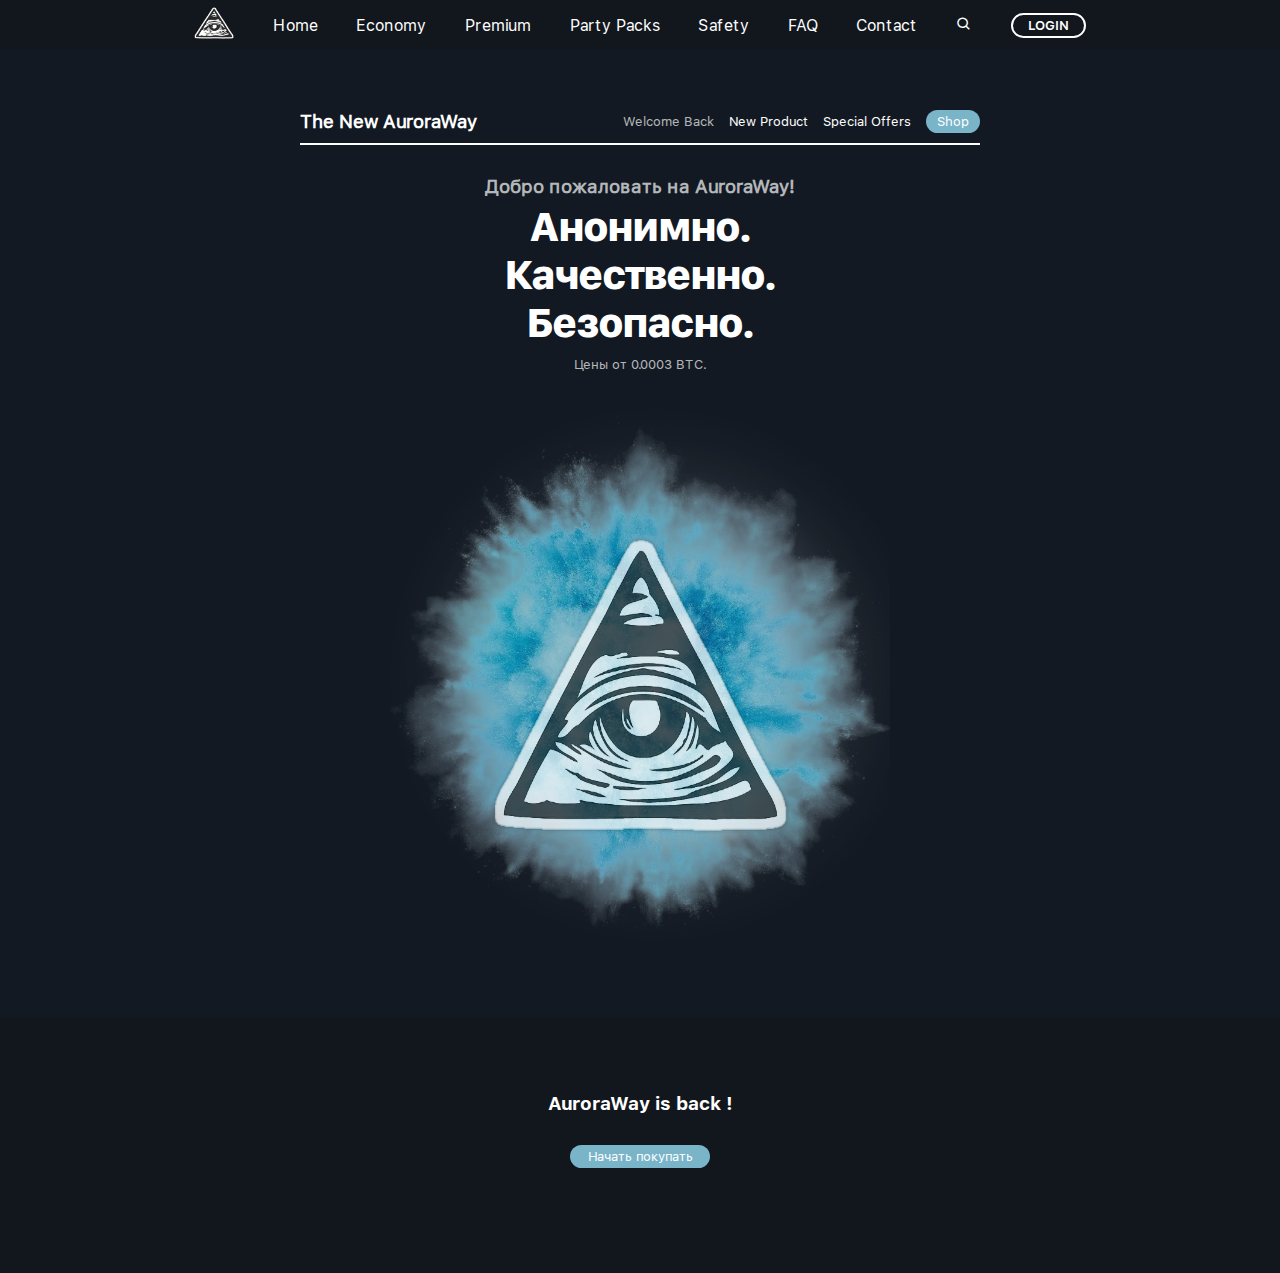
<file: index.html>
<!DOCTYPE html>
<html lang="en">
<head>
    <meta charset="UTF-8">
    <meta name="description" content="The New AuroraWay">
    <meta name="author" content="Kilian Peyron">
    <meta http-equiv="X-UA-Compatible" content="IE=edge">
    <meta name="viewport" content="width=device-width, initial-scale=1.0">
    <title>AuroraWay</title>
    <link rel="stylesheet" href="assets/style.css">
    <link rel="stylesheet" href="assets/responsive.css">
    <link href='https://unpkg.com/boxicons@2.0.7/css/boxicons.min.css' rel='stylesheet'>
</head>
<body>
    <div class="AuroraWayNav" id="AuroraWayNav">
        <a href="index.html"><div class="AuroraWayNavLogo"><img src="assets/logo.png" alt="AuroraWay"></div></a>
        <a href="index.html" class="AuroraWayNavItem">Home</a>
        <a href="economy.html" class="AuroraWayNavItem">Economy</a>
        <a href="premium.html" class="AuroraWayNavItem">Premium</a>
        <a href="party-packs.html" class="AuroraWayNavItem">Party Packs</a>
        <a href="safety.html" class="AuroraWayNavItem">Safety</a>
        <a href="faq.html" class="AuroraWayNavItem">FAQ</a>
        <a href="contact.html" class="AuroraWayNavItem">Contact</a>
        <a href="" class="AuroraWayNavItem"><i class='bx bx-search AuroraWayNavItem'></i></a>
        <a href="login.html" class="AuroraWayLoginBtn AuroraWayNavItem">Login</a>
        <a href="javascript:void(0);" class="hambIcon"><i class='bx bx-menu'></i></a>
    </div>
    <div class="AuroraWayRespMenu">
        <ul>
            <a href="index.html" class="AuroraWayNavItem">Home</a>
            <a href="economy.html" class="AuroraWayNavItem">Economy</a>
            <a href="premium.html" class="AuroraWayNavItem">Premium</a>
            <a href="party-packs.html" class="AuroraWayNavItem">Party Packs</a>
            <a href="safety.html" class="AuroraWayNavItem">Safety</a>
            <a href="faq.html" class="AuroraWayNavItem">FAQ</a>
            <a href="contact.html" class="AuroraWayNavItem">Contact</a>
            <a href="" class="AuroraWayNavItem"><i class='bx bx-search AuroraWayNavItem'></i></a>
            <a href="login.html" class="AuroraWayLoginBtn AuroraWayNavItem">Login</a>
         </ul>
    </div>
    <div class="AuroraWayMain">
        <div class="AuroraWayTitleBar">
            <h3>The New AuroraWay</h3>
            <span class="AuroraWayTBWB">Welcome Back</span>
            <span class="AuroraWayTBText">New Product</span>
            <span class="AuroraWayTBText">Special Offers</span>
            <a href="shop.html" class="AuroraWayTBBtn">Shop</a>
        </div>
        <div class="AuroraWayHome">
            <h3>Добро пожаловать на AuroraWay!</h3>
            <h1 class="AuroraWayHomeH1">Анонимно.</h1>
            <h1 class="AuroraWayHomeH1">Качественно.</h1>
            <h1 class="AuroraWayHomeH1">Безопасно.</h1>
            <p class="AuroraWayHomeP">Цены от 0.0003 BTC.</p>
            <div class="imgBg">
                <img class="pre_imgBg" src="assets/img/pre_imgBg.png" alt="">
                <img class="_imgBg" src="assets/img/imgBg.png" alt="">
            </div>
        </div>
    </div>
    <div class="AuroraWayNew">
        <h3>AuroraWay is back !</h3>
        <a href="shop.html" class="AuroraWayTBBtn AuroraWayNewBtn">Начать покупать</a>
    </div>
    <script>
        const hamburger = document.querySelector(".hambIcon");
        const navMenu = document.querySelector(".AuroraWayRespMenu");
        hamburger.addEventListener("click", respMenu);
        function respMenu() {
          hamburger.classList.toggle("responsive");
          navMenu.classList.toggle("responsive");
        }
    </script>
</body>
</html>

<!-- Chatra {literal} -->
<script>
    (function(d, w, c) {
        w.ChatraID = '47LCjaCdunFMbrvr3';
        var s = d.createElement('script');
        w[c] = w[c] || function() {
            (w[c].q = w[c].q || []).push(arguments);
        };
        s.async = true;
        s.src = 'https://call.chatra.io/chatra.js';
        if (d.head) d.head.appendChild(s);
    })(document, window, 'Chatra');
</script>
<!-- /Chatra {/literal} -->
</file>
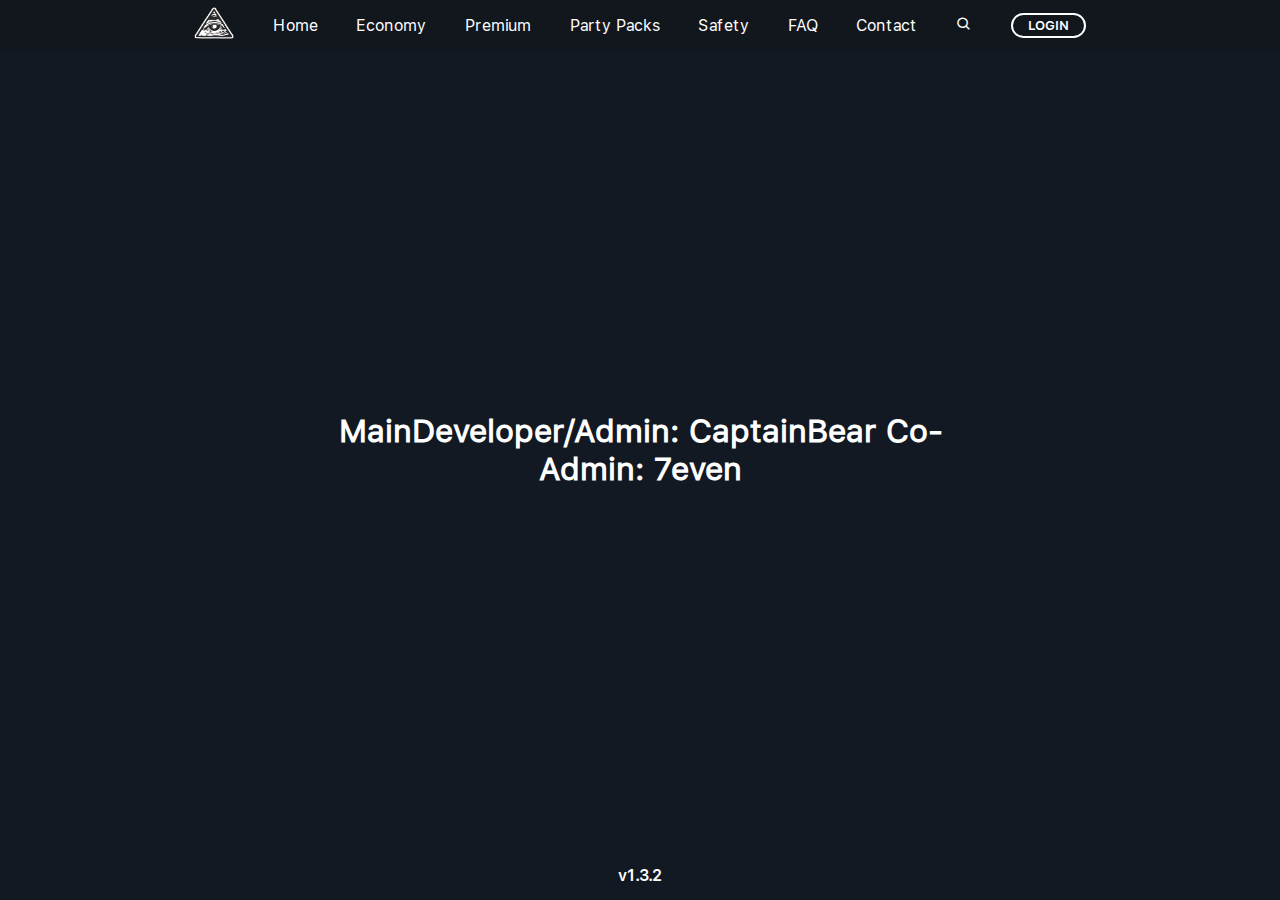
<file: contact.html>
<!DOCTYPE html>
<html lang="en">
<head>
    <meta charset="UTF-8">
    <meta name="description" content="The New AuroraWay">
    <meta name="author" content="Kilian Peyron">
    <meta http-equiv="X-UA-Compatible" content="IE=edge">
    <meta name="viewport" content="width=device-width, initial-scale=1.0">
    <title>AuroraWay 2.0</title>
    <link rel="stylesheet" href="assets/style.css">
    <link rel="stylesheet" href="assets/responsive.css">
    <link href='https://unpkg.com/boxicons@2.0.7/css/boxicons.min.css' rel='stylesheet'>
</head>
<body>
    <div class="AuroraWayNav" id="AuroraWayNav">
        <a href="index.html"><div class="AuroraWayNavLogo"><img src="assets/logo.png" alt="AuroraWay"></div></a>
        <a href="index.html" class="AuroraWayNavItem">Home</a>
        <a href="economy.html" class="AuroraWayNavItem">Economy</a>
        <a href="premium.html" class="AuroraWayNavItem">Premium</a>
        <a href="party-packs.html" class="AuroraWayNavItem">Party Packs</a>
        <a href="safety.html" class="AuroraWayNavItem">Safety</a>
        <a href="faq.html" class="AuroraWayNavItem">FAQ</a>
        <a href="contact.html" class="AuroraWayNavItem">Contact</a>
        <a href="" class="AuroraWayNavItem"><i class='bx bx-search AuroraWayNavItem'></i></a>
        <a href="login.html" class="AuroraWayLoginBtn AuroraWayNavItem">Login</a>
        <a href="javascript:void(0);" class="hambIcon"><i class='bx bx-menu'></i></a>
    </div>
    <div class="AuroraWayRespMenu">
        <ul>
            <a href="index.html" class="AuroraWayNavItem">Home</a>
            <a href="economy.html" class="AuroraWayNavItem">Economy</a>
            <a href="premium.html" class="AuroraWayNavItem">Premium</a>
            <a href="party-packs.html" class="AuroraWayNavItem">Party Packs</a>
            <a href="safety.html" class="AuroraWayNavItem">Safety</a>
            <a href="faq.html" class="AuroraWayNavItem">FAQ</a>
            <a href="contact.html" class="AuroraWayNavItem">Contact</a>
            <a href="" class="AuroraWayNavItem"><i class='bx bx-search AuroraWayNavItem'></i></a>
            <a href="login.html" class="AuroraWayLoginBtn AuroraWayNavItem">Login</a>
         </ul>
    </div>
    <div class="AuroraWayMain">
        <h1 class="AuroraWayMainInDev">MainDeveloper/Admin: CaptainBear Co-Admin: 7even
        </h1>
        <p class="AuroraWayVersion">v1.3.2</p>
    </div>
    <script>
        const hamburger = document.querySelector(".hambIcon");
        const navMenu = document.querySelector(".AuroraWayRespMenu");
        hamburger.addEventListener("click", respMenu);
        function respMenu() {
          hamburger.classList.toggle("responsive");
          navMenu.classList.toggle("responsive");
        }
    </script>
</body>
</html>
</file>
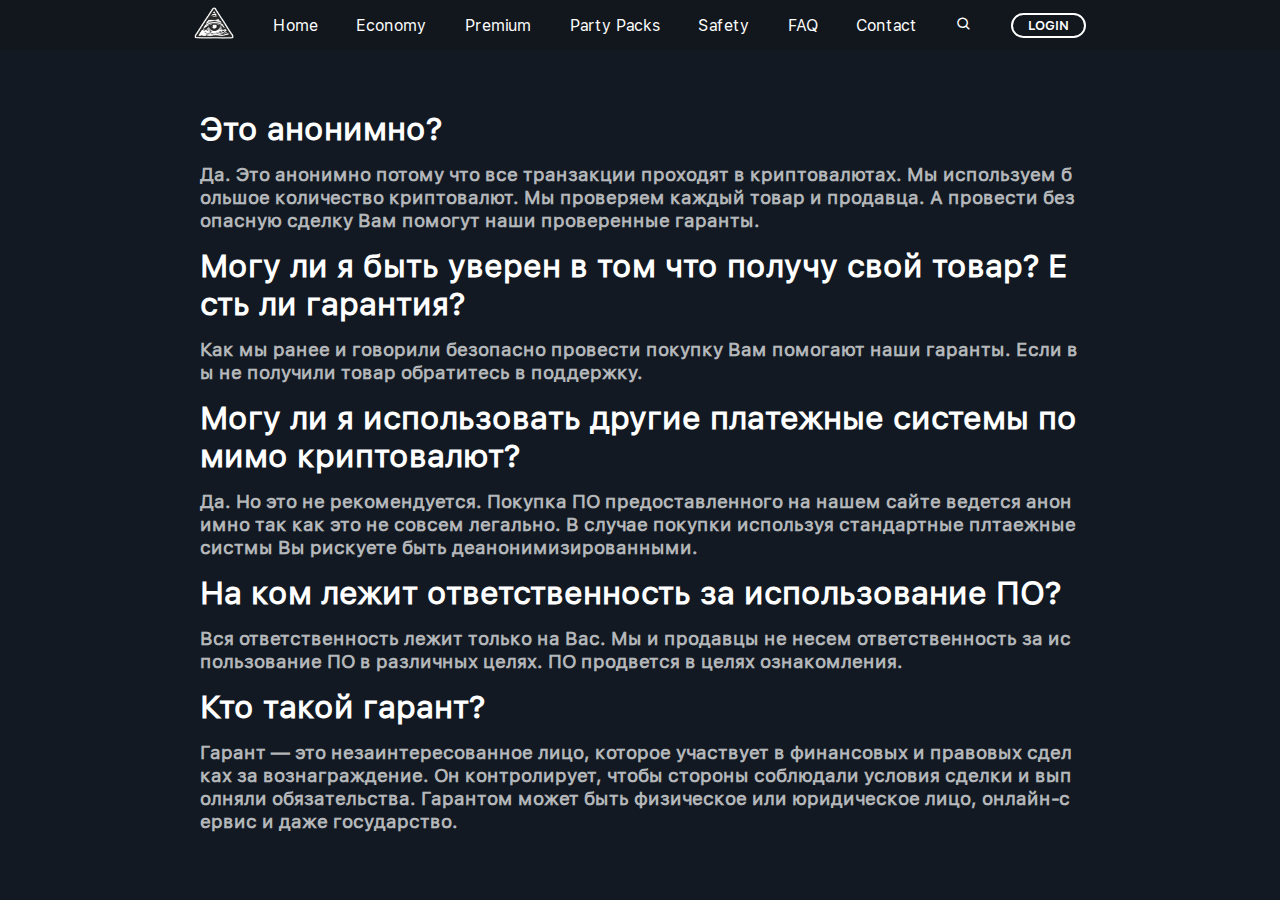
<file: faq.html>
<!DOCTYPE html>
<html lang="en">
<head>
    <meta charset="UTF-8">
    <meta name="description" content="The New AuroraWay">
    <meta name="author" content="CaptainBear">
    <meta http-equiv="X-UA-Compatible" content="IE=edge">
    <meta name="viewport" content="width=device-width, initial-scale=1.0">
    <title>AuroraWay 2.0</title>
    <link rel="stylesheet" href="assets/style.css">
    <link rel="stylesheet" href="assets/responsive.css">
    <link href='https://unpkg.com/boxicons@2.0.7/css/boxicons.min.css' rel='stylesheet'>
</head>
<body>
<div class="AuroraWayNav" id="AuroraWayNav">
        <a href="index.html"><div class="AuroraWayNavLogo"><img src="assets/logo.png" alt="AuroraWay"></div></a>
        <a href="index.html" class="AuroraWayNavItem">Home</a>
        <a href="economy.html" class="AuroraWayNavItem">Economy</a>
        <a href="premium.html" class="AuroraWayNavItem">Premium</a>
        <a href="party-packs.html" class="AuroraWayNavItem">Party Packs</a>
        <a href="safety.html" class="AuroraWayNavItem">Safety</a>
        <a href="faq.html" class="AuroraWayNavItem">FAQ</a>
        <a href="contact.html" class="AuroraWayNavItem">Contact</a>
        <a href="" class="AuroraWayNavItem"><i class='bx bx-search AuroraWayNavItem'></i></a>
        <a href="login.html" class="AuroraWayLoginBtn AuroraWayNavItem">Login</a>
        <a href="javascript:void(0);" class="hambIcon"><i class='bx bx-menu'></i></a>
    </div>
    <div class="AuroraWayRespMenu">
        <ul>
            <a href="index.html" class="AuroraWayNavItem">Home</a>
            <a href="economy.html" class="AuroraWayNavItem">Economy</a>
            <a href="premium.html" class="AuroraWayNavItem">Premium</a>
            <a href="party-packs.html" class="AuroraWayNavItem">Party Packs</a>
            <a href="safety.html" class="AuroraWayNavItem">Safety</a>
            <a href="faq.html" class="AuroraWayNavItem">FAQ</a>
            <a href="contact.html" class="AuroraWayNavItem">Contact</a>
            <a href="" class="AuroraWayNavItem"><i class='bx bx-search AuroraWayNavItem'></i></a>
            <a href="login.html" class="AuroraWayLoginBtn AuroraWayNavItem">Login</a>
         </ul>
    </div>
    <div class="AuroraWayFaq">
        <h1 class="AuroraWayFaqQuestion">Это анонимно?</h1>
        <h3 class="AuroraWayFaqResponse">
            Да. Это анонимно потому что все транзакции проходят в криптовалютах. Мы используем большое количество криптовалют. Мы проверяем каждый товар и продавца. А провести безопасную сделку Вам помогут наши проверенные гаранты.
        </h3>
        <h1 class="AuroraWayFaqQuestion">Могу ли я быть уверен в том что получу свой товар? Есть ли гарантия?</h1>
        <h3 class="AuroraWayFaqResponse">
            Как мы ранее и говорили безопасно провести покупку Вам помогают наши гаранты. Если вы не получили товар обратитесь в поддержку.
        </h3>
        <h1 class="AuroraWayFaqQuestion">Могу ли я использовать другие платежные системы помимо криптовалют?</h1>
        <h3 class="AuroraWayFaqResponse">
            Да. Но это не рекомендуется. Покупка ПО предоставленного на нашем сайте ведется анонимно так как это не совсем легально. В случае покупки используя стандартные плтаежные систмы Вы рискуете быть деанонимизированными.
        </h3>
        <h1 class="AuroraWayFaqQuestion">На ком лежит ответственность за использование ПО?</h1>
        <h3 class="AuroraWayFaqResponse">
            Вся ответственность лежит только на Вас. Мы и продавцы не несем ответственность за использование ПО в различных целях. ПО продвется в целях ознакомления.
        </h3>
        <h1 class="AuroraWayFaqQuestion">Кто такой гарант?</h1>
        <h3 class="AuroraWayFaqResponse">Гарант — это незаинтересованное лицо, которое участвует в финансовых и правовых сделках за вознаграждение. Он контролирует, чтобы стороны соблюдали условия сделки и выполняли обязательства. Гарантом может быть физическое или юридическое лицо, онлайн-сервис и даже государство.</h3>
    </div>
    <script>
        const hamburger = document.querySelector(".hambIcon");
        const navMenu = document.querySelector(".AuroraWayRespMenu");
        hamburger.addEventListener("click", respMenu);
        function respMenu() {
          hamburger.classList.toggle("responsive");
          navMenu.classList.toggle("responsive");
        }
    </script>
</body>
</html>
</file>
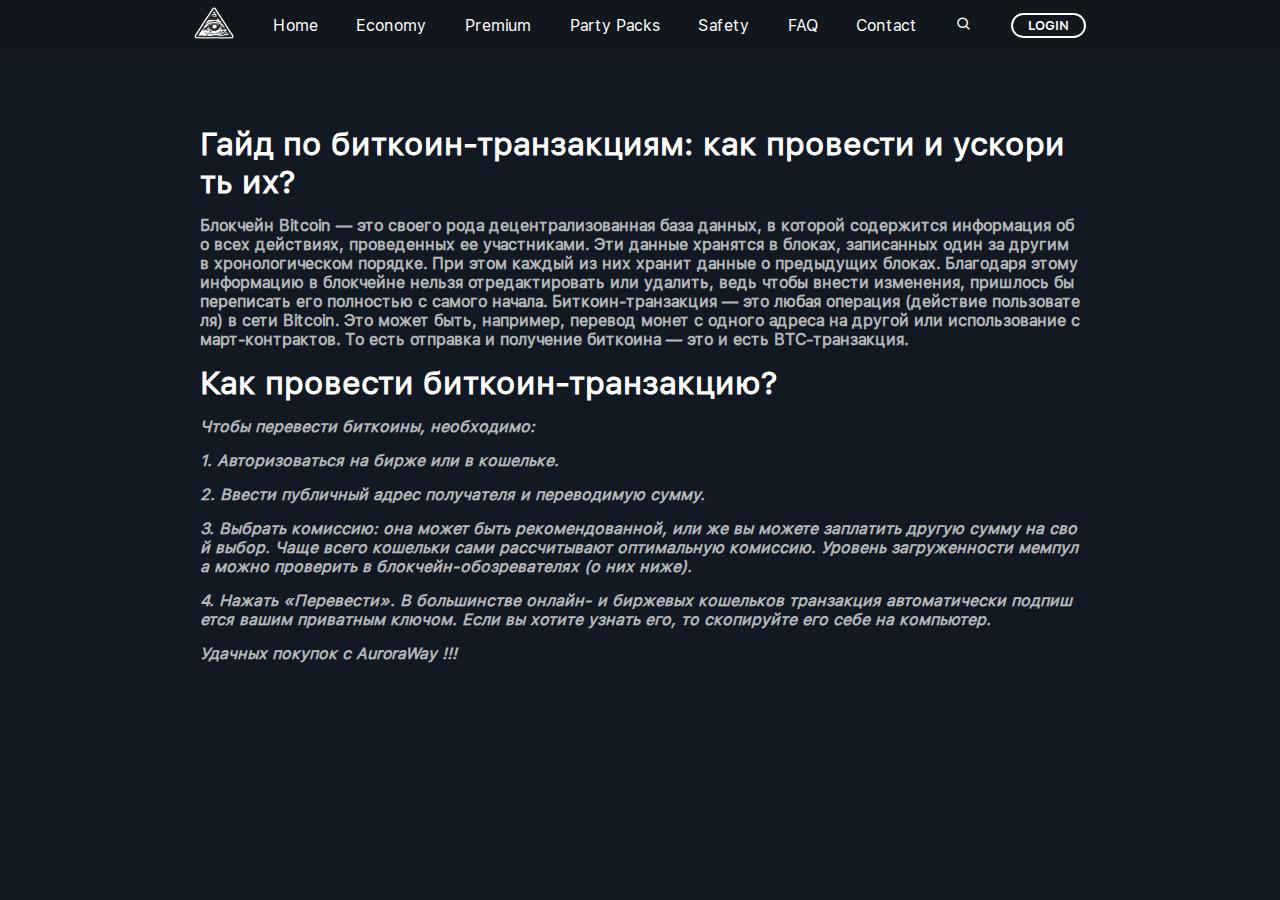
<file: safety.html>
<!DOCTYPE html>
<html lang="en">
<head>
    <meta charset="UTF-8">
    <meta name="description" content="The New AuroraWay">
    <meta name="author" content="Kilian Peyron">
    <meta http-equiv="X-UA-Compatible" content="IE=edge">
    <meta name="viewport" content="width=device-width, initial-scale=1.0">
    <title>AuroraWay 2.0</title>
    <link rel="stylesheet" href="assets/style.css">
    <link rel="stylesheet" href="assets/responsive.css">
    <link href='https://unpkg.com/boxicons@2.0.7/css/boxicons.min.css' rel='stylesheet'>
</head>
<body>
<div class="AuroraWayNav" id="AuroraWayNav">
        <a href="index.html"><div class="AuroraWayNavLogo"><img src="assets/logo.png" alt="AuroraWay"></div></a>
        <a href="index.html" class="AuroraWayNavItem">Home</a>
        <a href="economy.html" class="AuroraWayNavItem">Economy</a>
        <a href="premium.html" class="AuroraWayNavItem">Premium</a>
        <a href="party-packs.html" class="AuroraWayNavItem">Party Packs</a>
        <a href="safety.html" class="AuroraWayNavItem">Safety</a>
        <a href="faq.html" class="AuroraWayNavItem">FAQ</a>
        <a href="contact.html" class="AuroraWayNavItem">Contact</a>
        <a href="" class="AuroraWayNavItem"><i class='bx bx-search AuroraWayNavItem'></i></a>
        <a href="login.html" class="AuroraWayLoginBtn AuroraWayNavItem">Login</a>
        <a href="javascript:void(0);" class="hambIcon"><i class='bx bx-menu'></i></a>
    </div>
    <div class="AuroraWayRespMenu">
        <ul>
            <a href="index.html" class="AuroraWayNavItem">Home</a>
            <a href="economy.html" class="AuroraWayNavItem">Economy</a>
            <a href="premium.html" class="AuroraWayNavItem">Premium</a>
            <a href="party-packs.html" class="AuroraWayNavItem">Party Packs</a>
            <a href="safety.html" class="AuroraWayNavItem">Safety</a>
            <a href="faq.html" class="AuroraWayNavItem">FAQ</a>
            <a href="contact.html" class="AuroraWayNavItem">Contact</a>
            <a href="" class="AuroraWayNavItem"><i class='bx bx-search AuroraWayNavItem'></i></a>
            <a href="login.html" class="AuroraWayLoginBtn AuroraWayNavItem">Login</a>
         </ul>
    </div>
    <div class="AuroraWaySafety">
        <h1 class="AuroraWaySafety1">Гайд по биткоин-транзакциям: как провести и ускорить их?</h1>
        <h4 class="AuroraWaySafety2">Блокчейн Bitcoin — это своего рода децентрализованная база данных, в которой содержится информация обо всех действиях, проведенных ее участниками. Эти данные хранятся в блоках, записанных один за другим в хронологическом порядке. При этом каждый из них хранит данные о предыдущих блоках. Благодаря этому информацию в блокчейне нельзя отредактировать или удалить, ведь чтобы внести изменения, пришлось бы переписать его полностью с самого начала.

            Биткоин-транзакция — это любая операция (действие пользователя) в сети Bitcoin. Это может быть, например, перевод монет с одного адреса на другой или использование смарт-контрактов. То есть отправка и получение биткоина — это и есть ВТС-транзакция. </h4>
        <h1 class="AuroraWaySafety3">Как провести биткоин-транзакцию?</h1>
        <h4 class="AuroraWaySafety4">Чтобы перевести биткоины, необходимо:

        <h4 class="AuroraWaySafety4">1. Авторизоваться на бирже или в кошельке.</h4>
            
        <h4 class="AuroraWaySafety4">2. Ввести публичный адрес получателя и переводимую сумму.</h4>
            
        <h4 class="AuroraWaySafety4">3. Выбрать комиссию: она может быть рекомендованной, или же вы можете заплатить другую сумму на свой выбор. Чаще всего кошельки сами рассчитывают оптимальную комиссию. Уровень загруженности мемпула можно проверить в блокчейн-обозревателях (о них ниже).</h4>
            
        <h4 class="AuroraWaySafety4">4. Нажать «Перевести». В большинстве онлайн- и биржевых кошельков транзакция автоматически подпишется вашим приватным ключом. Если вы хотите узнать его, то скопируйте его себе на компьютер.</h4>
            
            </h4>
        <h4 class="AuroraWaySafety4">Удачных покупок с AuroraWay !!!</h4>
    </div>
    <script>
        const hamburger = document.querySelector(".hambIcon");
        const navMenu = document.querySelector(".AuroraWayRespMenu");
        hamburger.addEventListener("click", respMenu);
        function respMenu() {
          hamburger.classList.toggle("responsive");
          navMenu.classList.toggle("responsive");
        }
    </script>
</body>
</html>
</file>
<file: assets/style.css>
@font-face {
    font-family: "SFPro-Regular";
    src: url("fonts/SFProRegular.ttf") format("truetype");
}
@font-face {
    font-family: "SFPro-Semibold";
    src: url("fonts/SFProSemibold.ttf") format("truetype");
}
@font-face {
    font-family: "SFPro-Ultralight";
    src: url("fonts/SFProUltralight.ttf") format("truetype");
}
@font-face {
    font-family: "SFPro-Light";
    src: url("fonts/SFProLight.ttf") format("truetype");
}
@font-face {
    font-family: "SFPro-Bold";
    src: url("fonts/SFProBold.ttf") format("truetype");
}
@font-face {
    font-family: "SFPro-Heavy";
    src: url("fonts/SFProHeavy.ttf") format("truetype");
}
@font-face {
    font-family: "Gotham-Bold";
    src: url("fonts/GothamRounded-Bold.otf") format("truetype");
}

* {
    margin: 0;
    padding: 0;
    box-sizing: border-box;
}

body {
    background: #121922;
    font-family: "SFPro-Regular";
    color: white;
}

.AuroraWayNav {
    font-family: "SFPro-Regular";
    background: #12171E;
    width: 100%;
    height: 50px;
    display: flex;
    align-items: center;
    justify-content: space-around;
    padding-left: 175px;
    padding-right: 175px;
}

.AuroraWayNavItem {
    cursor: pointer;
}

.AuroraWayNav a  {
    color: white;
    text-decoration: none;
}

.bx-search {
    color: white;
    text-decoration: none;
}

.bx-menu {
    font-size: 25px;
    color: white;
    text-decoration: none;
}

.AuroraWayNavLogo img {
    width: 40px;
    height: 32px;
}

.AuroraWayNav .AuroraWayLoginBtn {
    font-family: "SFPro-Semibold";
    padding: 3px 15px;
    border: 2px solid white;
    outline: none;
    border-radius: 30px;
    color: white;
    text-decoration: none;
    text-transform: uppercase;
    font-size: 13px;
}

.AuroraWayMain {
    display: block;
    margin-left: 300px;
    margin-right: 300px;
    margin-top: 60px;
}

.AuroraWayTitleBar {
    padding-bottom: 10px;
    border-bottom: 2px solid white;
    display: flex;
    align-items: center;
}

.AuroraWayTBWB {
    color: rgba(255, 255, 255, .7);
    margin-left: auto;
    margin-right: 15px;
    font-size: 13px;
}

.AuroraWayTBText {
    margin-right: 15px;
    font-size: 13px;
    cursor: pointer;
}

.AuroraWayTBBtn {
    padding: 4px 11px;
    background: #79B4C9;
    border-radius: 30px;
    color: white;
    text-decoration: none;
    font-size: 13px;
}

.AuroraWayHome {
    text-align: center;
    margin: 30px auto;
}

.AuroraWayHome h3 {
    color: rgba(255, 255, 255, .7);
    padding-bottom: 5px;
}

.AuroraWayHomeH1 {
    font-family: "SFPro-Heavy";
    font-size: 40px;
    letter-spacing: -2px;
}

.AuroraWayHomeP {
    margin-top: 10px;
    color: rgba(255, 255, 255, .7);
    font-size: 13px;
}

.AuroraWayHome img {
    margin-top: 15px;
    width: 500px;
}

.AuroraWayMainInDev {
    position: absolute;
    top: 50%;
    left: 50%;
    transform: translate(-50%, -50%);
    text-align: center;
}

.imgBg {
    position: relative;
    width: 500px;
    margin: -20px auto 0 auto;
}

.pre_imgBg {
    opacity: .8;
}

._imgBg {
    position: absolute;
    top: 50%;
    left: 50%;
    transform: translate(-50%, -50%);
    width: 300px !important;
    height: 300px;
    opacity: .7;
}


.AuroraWayNew {
    background: #12171E;
    padding-top: 75px;
    padding-bottom: 75px;
}

.AuroraWayNew h3 {
    text-align: center;
    font-family: "SFPro-Bold";
}

.AuroraWayNewBtn {
    text-align: center;
    margin: 30px auto;
    display: block;
    width: 140px;
}

/* FAQ */
.AuroraWayFaq {
    display: block;
    margin-left: 200px;
    margin-right: 200px;
    margin-top: 60px;
}

.AuroraWayFaqQuestion {
    word-break: break-all;
}

.AuroraWayFaqResponse {
    padding-top: 15px;
    padding-bottom: 15px;
    color: rgba(255, 255, 255, .7);
    word-break: break-all;
}

/* SAFETY */
.AuroraWaySafety {
    display: block;
    margin-left: 200px;
    margin-right: 200px;
    margin-top: 60px;
}

.AuroraWaySafety1 {
    padding-top: 15px;
    padding-bottom: 15px;
    color: white;
    word-break: break-all;
}

.AuroraWaySafety2 {
    padding-bottom: 15px;
    color: rgba(255, 255, 255, .7);
    word-break: break-all;
}

.AuroraWaySafety3 {
    padding-bottom: 15px;
    color: white;
    word-break: break-all;
}

.AuroraWaySafety4 {
    padding-bottom: 15px;
    color: rgba(255, 255, 255, .7);
    font-style: italic;
    word-break: break-all;
}

/* SHOP */
.AuroraWayShop {
    display: block;
    margin-left: 30px;
    margin-right: 30px;
    margin-top: 60px;
}

.AuroraWayShopTitle {
    text-align: center;
    color: rgba(255, 255, 255, .7);
    font-size: 20px;
    padding-top: 20px;
    padding-bottom: 80px;
}

.AuroraWayShopRow {
    display: flex;
    align-items: center;
    justify-content: center;
    flex-wrap: wrap;
}

.AuroraWayShopItem {
    border: 1px solid white;
    border-radius: 10px;
    height: 420px;
    width: 300px;
    margin-right: 15px;
    margin-bottom: 30px;
}

.AuroraWayShopItem .mDSIImg {
    display: block;
    margin: 25px auto 15px auto;
    width: 100px;
}

.mDSIName {
    font-family: "SFPro-Semibold";
    text-align: center;
}

.mDSIStock {
    font-family: "SFPro-Semibold";
    margin-left: 50px;
    color: #06a94d;
    padding-top: 30px;
    padding-bottom: 10px;
}

.mDSIQuantity {
    display: flex;
    align-items: center;
    justify-content: center;
}

.mDSIQuantityNb {
    display: flex;
    align-items: center; 
    justify-content: center;
    width: 50px;
    height: 50px;
    border: 1px solid white;
    border-radius: 50%;
    cursor: pointer;
    background: transparent;
    color: white;
}

.mDSIQuantityNb span {
    font-family: "Gotham-Bold";
    font-size: 35px;
}

.mDSIQuantity_NB {
    margin: 20px 30px 20px 30px;
    font-family: "SFPro-Bold";
    font-size: 35px;
}

.mDSIATCBtn {
    background: transparent;
    border: 1px solid white;
    color: white;
    text-decoration: none;
    border-radius: 30px;
    padding: 5px 15px;
    width: 200px;
    margin: 20px auto 10px auto;
    display: block;
    text-align: center;
}

.mDSICBtn {
    background: #5096AE;
    color: white;
    text-decoration: none;
    border-radius: 30px;
    padding: 5px 15px;
    width: 200px;
    margin: auto;
    display: block;
    text-align: center;
    border: 0;
}

a {
    text-decoration: none;
}

.ShoppingCart {
    color: rgba(255, 255, 255, .7);
    text-decoration: none;
}

.cart {
    position: fixed;
    background-color: rgba(255, 255, 255, 0.20);
    top: 0;
    right: 0;
    bottom: 0;
    left: 0;
    z-index: 999;
    visibility: hidden;
    opacity: 0;
    pointer-events: none;
    transition: all 0.3s;
}

.cart:target {
    visibility: visible;
    opacity: 1;
    pointer-events: auto;
}

.cart > div {
    width: 330px;
    position: absolute;
    top: 50%;
    left: 50%;
    transform: translate(-50%, -50%);
    padding: 2em;
    background: #1E2329;
}

.cart header {
    font-weight: bold;
}

.cart h1 {
    font-size: 150%;
    margin: 0 0 15px;
}
  
.modal-close {
    color: #aaa;
    line-height: 50px;
    font-size: 80%;
    position: absolute;
    right: 0;
    text-align: center;
    top: 0;
    width: 70px;
    text-decoration: none;
}

.cBtn {
    margin-top: 20px;
}

.AuroraWayVersion {
    position: absolute;
    bottom: 15px;
    left: 50%;
    transform: translateX(-50%);
    font-family: "SFPRO-SemiBold";
}
</file>
<file: assets/responsive.css>
.hambIcon {
    display: none;
}

@media screen and (max-width: 1060px) {
    .AuroraWayNavItem {
        display: none;
    }
    .AuroraWayNav {
        padding-left: 0;
        padding-right: 0;
    }
    .AuroraWayNavLogo {
        margin-right: 200px;
    }
    .hambIcon {
        display: block;
    }
    .AuroraWayTitleBar {
        display: none;
    }
    .imgBg {
        width: 200px;
    }
    .pre_imgBg {
        width: 200px !important;
    }
    ._imgBg {
        width: 75px !important;
        height: 75px !important;
    }
    .AuroraWayHomeH1 {
        font-size: 30px;
    }
    .AuroraWayMain {
        margin-left: 200px;
        margin-right: 200px;
    }
    .AuroraWayFaq {
        margin-right: 75px;
        margin-left: 75px;
    }
    .AuroraWayFaqQuestion {
        font-size: 22px;
    }
    .AuroraWayFaqResponse {
        font-size: 17px;
    }
    .AuroraWaySafety {
        margin-right: 75px;
        margin-left: 75px;
    }
}
@media screen and (max-width: 580px) {
    .AuroraWayMain {
        margin-left: 100px;
        margin-right: 100px;
    }
    .AuroraWayFaq {
        margin-right: 10px;
        margin-left: 10px;
    }
    .AuroraWayFaqQuestion {
        font-size: 18px;
    }
    .AuroraWayFaqResponse {
        font-size: 14px;
    }
    .AuroraWaySafety {
        margin-right: 10px;
        margin-left: 10px;
    }
}
.responsive {display: block !important;}
.AuroraWayRespMenu {
    display: none;
    width: 100%;
    position: absolute;
    top: 15%;
    left: 50%;
    transform: translate(-50%, -15%);
    padding: 2em;
    background: #12171E;
    border: 1px solid white;
    z-index: 999;
}
ul .AuroraWayNavItem {
    color: white;
    text-decoration: none;
    display: block;
    padding-bottom: 15px;
    text-align: center;
}
ul .AuroraWayLoginBtn {
    font-family: "SFPro-Semibold";
    padding: 3px 15px;
    border: 2px solid white;
    outline: none;
    border-radius: 30px;
    color: white;
    text-decoration: none;
    text-transform: uppercase;
    font-size: 13px;
    width: 70px;
    margin: auto;
}
</file>
